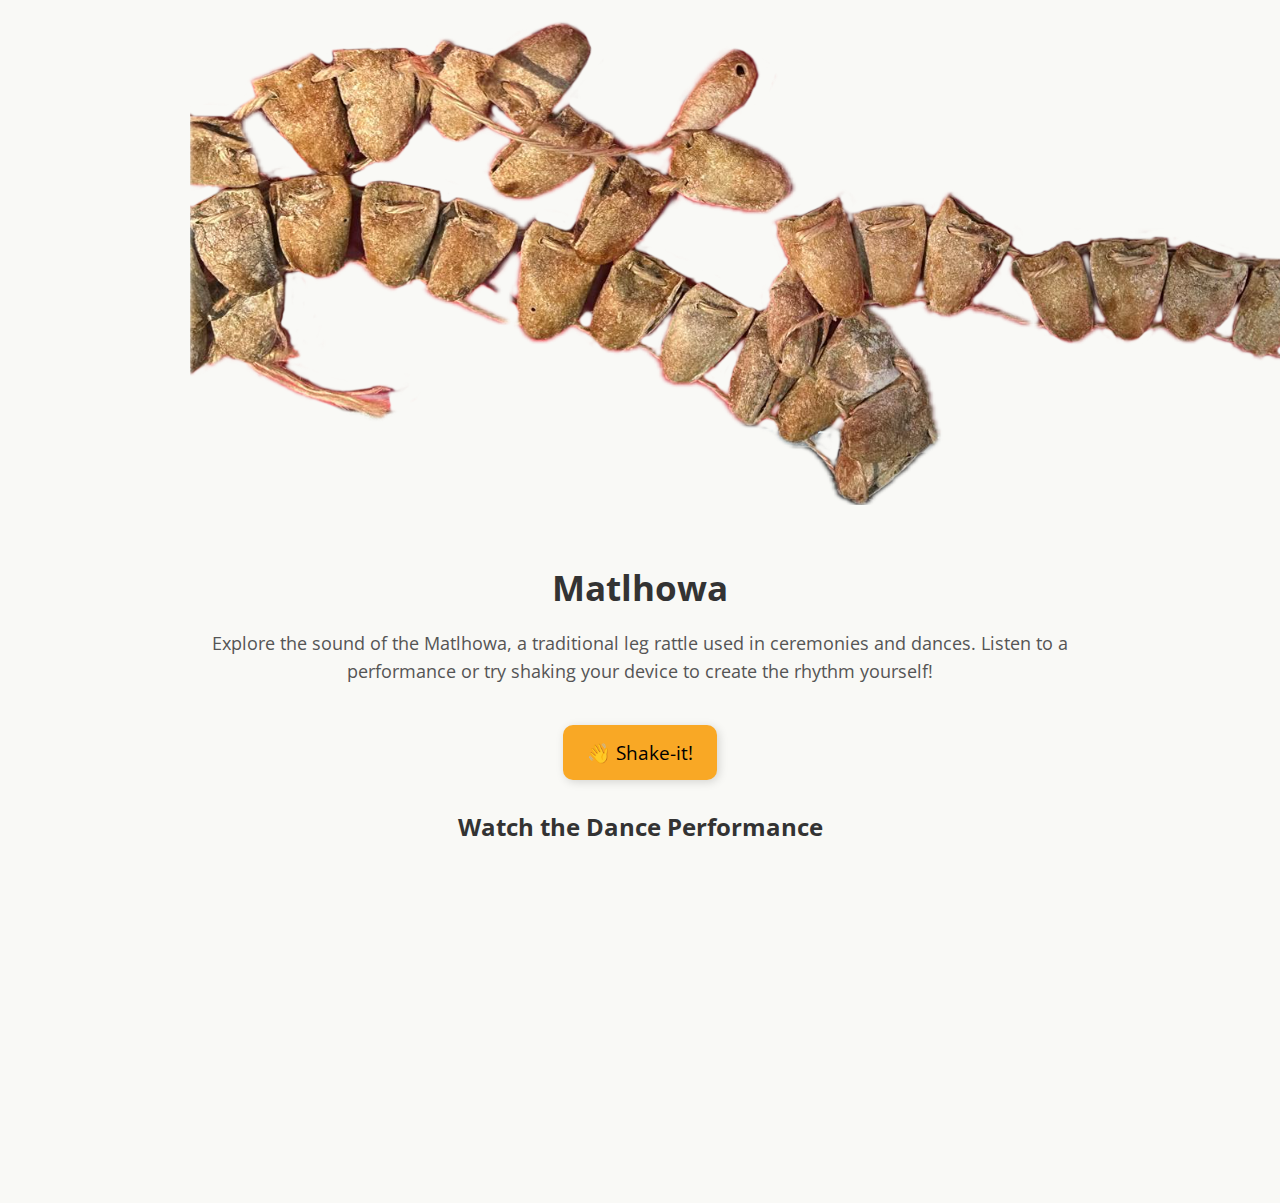
<file: index.html>
<!DOCTYPE html>
<html lang="en">
<head>
  <meta charset="UTF-8">
  <title>Matlhowa</title>
  <link href="https://fonts.googleapis.com/css?family=Open+Sans&display=swap" rel="stylesheet">
  <style>
    body {
      font-family: 'Open Sans', sans-serif;
      background-color: #f9f9f6;
      color: #333;
      margin: 0;
      padding: 0;
    }
    .container {
      max-width: 900px;
      margin: 0 auto;
      padding: 20px;
      text-align: center;
    }
    img {
      width: 100vw; /* 100% of the entire browser window */
      height: auto;
      margin-bottom: 30px;
      object-fit: cover;
      border-radius: 0;
      box-shadow: none;
    }
    h1 {
      font-size: 2.2rem;
      margin-bottom: 10px;
    }
    p {
      font-size: 1.1rem;
      line-height: 1.6;
      margin-bottom: 30px;
      color: #555;
    }
    
    .button-group {
      margin-top: 30px;
    }
    button, a.button-link {
      font-size: 1.2rem;
      background-color: #f9a825;
      color: black;
      border: none;
      border-radius: 10px;
      padding: 14px 24px;
      margin: 10px;
      text-decoration: none;
      display: inline-block;
      cursor: pointer;
      box-shadow: 2px 2px 10px rgba(0,0,0,0.15);
      transition: background-color 0.3s;
    }
    button:hover, a.button-link:hover {
      background-color: #f57f17;
    }
  </style>
</head>
<body>

  <div class="container">
    <img src="Matlhowa2.png" alt="Leg Rattle - Matlhowa">

    <h1>Matlhowa</h1>

    <p>
      Explore the sound of the Matlhowa, a traditional leg rattle used in ceremonies and dances.
      Listen to a performance or try shaking your device to create the rhythm yourself!
    </p>

    <div class="button-group">
      <a href="game.html" class="button-link">👋 Shake-it!</a>
    </div>
    
    <h2>Watch the Dance Performance</h2>
    <div class="video-container">
      <iframe width="560" height="315" src="https://www.youtube.com/embed/ysG6S8k0Y7o" 
        title="Traditional Dance with Leg Rattles" 
        frameborder="0" allow="accelerometer; autoplay; clipboard-write; encrypted-media; gyroscope; picture-in-picture" 
        allowfullscreen></iframe>
    </div>
  </div>

</body>
</html>
</file>
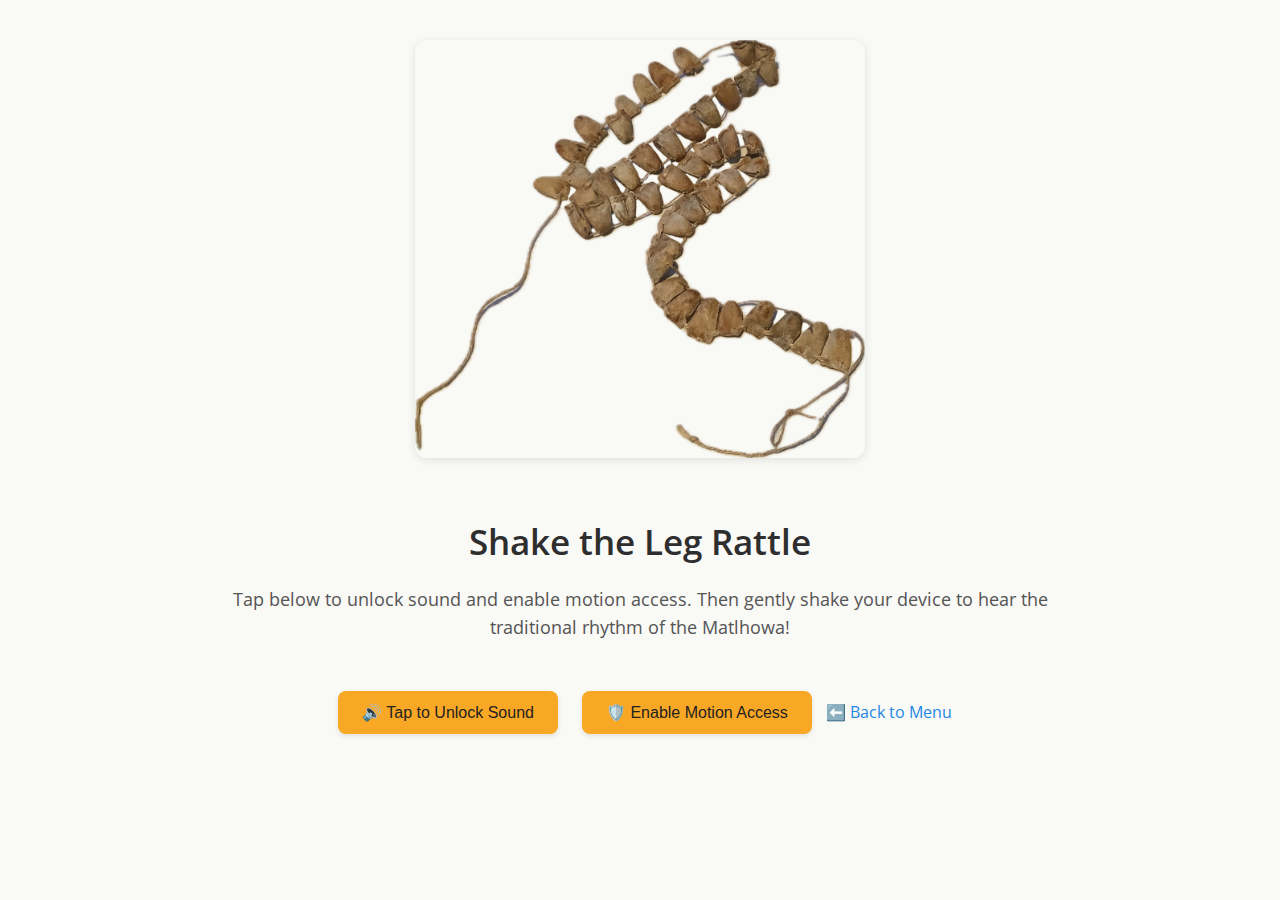
<file: game.html>
<!DOCTYPE html>
<html lang="en">
<head>
  <meta charset="UTF-8">
  <title>Shake the Rattle!</title>
  <link href="https://fonts.googleapis.com/css?family=Open+Sans:400,600&display=swap" rel="stylesheet">
  <style>
    body {
      font-family: 'Open Sans', sans-serif;
      background-color: #f9f9f6;
      color: #333;
      margin: 0;
      padding: 0;
    }
    .container {
      max-width: 900px;
      margin: 0 auto;
      padding: 40px 20px;
      text-align: center;
    }
    img {
      width: 50%;
      max-width: 600px;
      height: auto;
      margin-bottom: 30px;
      border-radius: 12px;
      box-shadow: 0 2px 8px rgba(0,0,0,0.1);
    }
    h1 {
      font-size: 2.2rem;
      font-weight: 600;
      margin-bottom: 20px;
      color: #2e2e2e;
    }
    p {
      font-size: 1.1rem;
      line-height: 1.6;
      color: #555;
      margin-bottom: 30px;
    }
    button {
      font-size: 1rem;
      background-color: #f9a825;
      color: #222;
      border: none;
      border-radius: 8px;
      padding: 12px 24px;
      margin: 10px;
      cursor: pointer;
      transition: background-color 0.3s ease;
      box-shadow: 0 2px 5px rgba(0,0,0,0.1);
    }
    button:hover {
      background-color: #f57f17;
    }
    .message {
      font-size: 1rem;
      margin-top: 20px;
      color: #388e3c;
      display: none;
    }
    a {
      display: inline-block;
      margin-top: 30px;
      font-size: 1rem;
      color: #1e88e5;
      text-decoration: none;
    }
    a:hover {
      text-decoration: underline;
    }
  </style>
</head>
<body>

  <div class="container">
    <img id="rattleImg" src="matlhowa.png" alt="Leg Rattle">

    <h1>Shake the Leg Rattle</h1>

    <p>
      Tap below to unlock sound and enable motion access. Then gently shake your device to hear the traditional rhythm of the Matlhowa!
    </p>

    <button id="playTest">🔊 Tap to Unlock Sound</button>
    <button id="enableMotion">🛡️ Enable Motion Access</button>

    <div id="statusMessage" class="message">✅ Motion access granted! Start shaking!</div>
    <div id="shakeMessage" class="message">🎉 Shake detected!</div>

    <audio id="rattleSound" src="audio.mp3"></audio>

    <a href="index.html">⬅️ Back to Menu</a>
  </div>

  <script>
    let lastShakeTime = 0;

    document.getElementById('playTest').addEventListener('click', function() {
      const sound = document.getElementById('rattleSound');
      sound.play().then(() => {
        console.log('Audio unlocked!');
      }).catch((e) => {
        console.error('Audio unlock failed:', e);
      });
    });

    document.getElementById('enableMotion').addEventListener('click', function() {
      if (typeof DeviceMotionEvent !== 'undefined' && typeof DeviceMotionEvent.requestPermission === 'function') {
        DeviceMotionEvent.requestPermission()
          .then(response => {
            if (response === 'granted') {
              startMotionListener();
              document.getElementById('enableMotion').style.display = 'none';
              document.getElementById('statusMessage').style.display = 'block';
            } else {
              alert('Permission denied for motion access.');
            }
          })
          .catch(console.error);
      } else {
        startMotionListener();
        document.getElementById('enableMotion').style.display = 'none';
        document.getElementById('statusMessage').style.display = 'block';
      }
    });

    function startMotionListener() {
      window.addEventListener("devicemotion", (event) => {
        const { x, y, z } = event.accelerationIncludingGravity;
        const acceleration = Math.sqrt(x * x + y * y + z * z);

        const now = Date.now();
        if (acceleration > 14 && now - lastShakeTime > 500) {
          lastShakeTime = now;

          const sound = document.getElementById("rattleSound");
          const image = document.getElementById("rattleImg");

          sound.currentTime = 0;
          sound.play().catch(error => {
            console.log('Audio play error:', error);
          });

          // Simulated "vibration" visual
          image.style.transition = "transform 0.1s";
          image.style.transform = "scale(1.05)";
          setTimeout(() => {
            image.style.transform = "scale(1)";
          }, 200);

          // Show shake detected
          const shakeMessage = document.getElementById('shakeMessage');
          shakeMessage.style.display = 'block';
          setTimeout(() => {
            shakeMessage.style.display = 'none';
          }, 1000);

          // Vibrate if possible
          if (navigator.vibrate) {
            navigator.vibrate([100, 50, 100]);
          }
        }
      });
    }
  </script>

</body>
</html>
</file>
